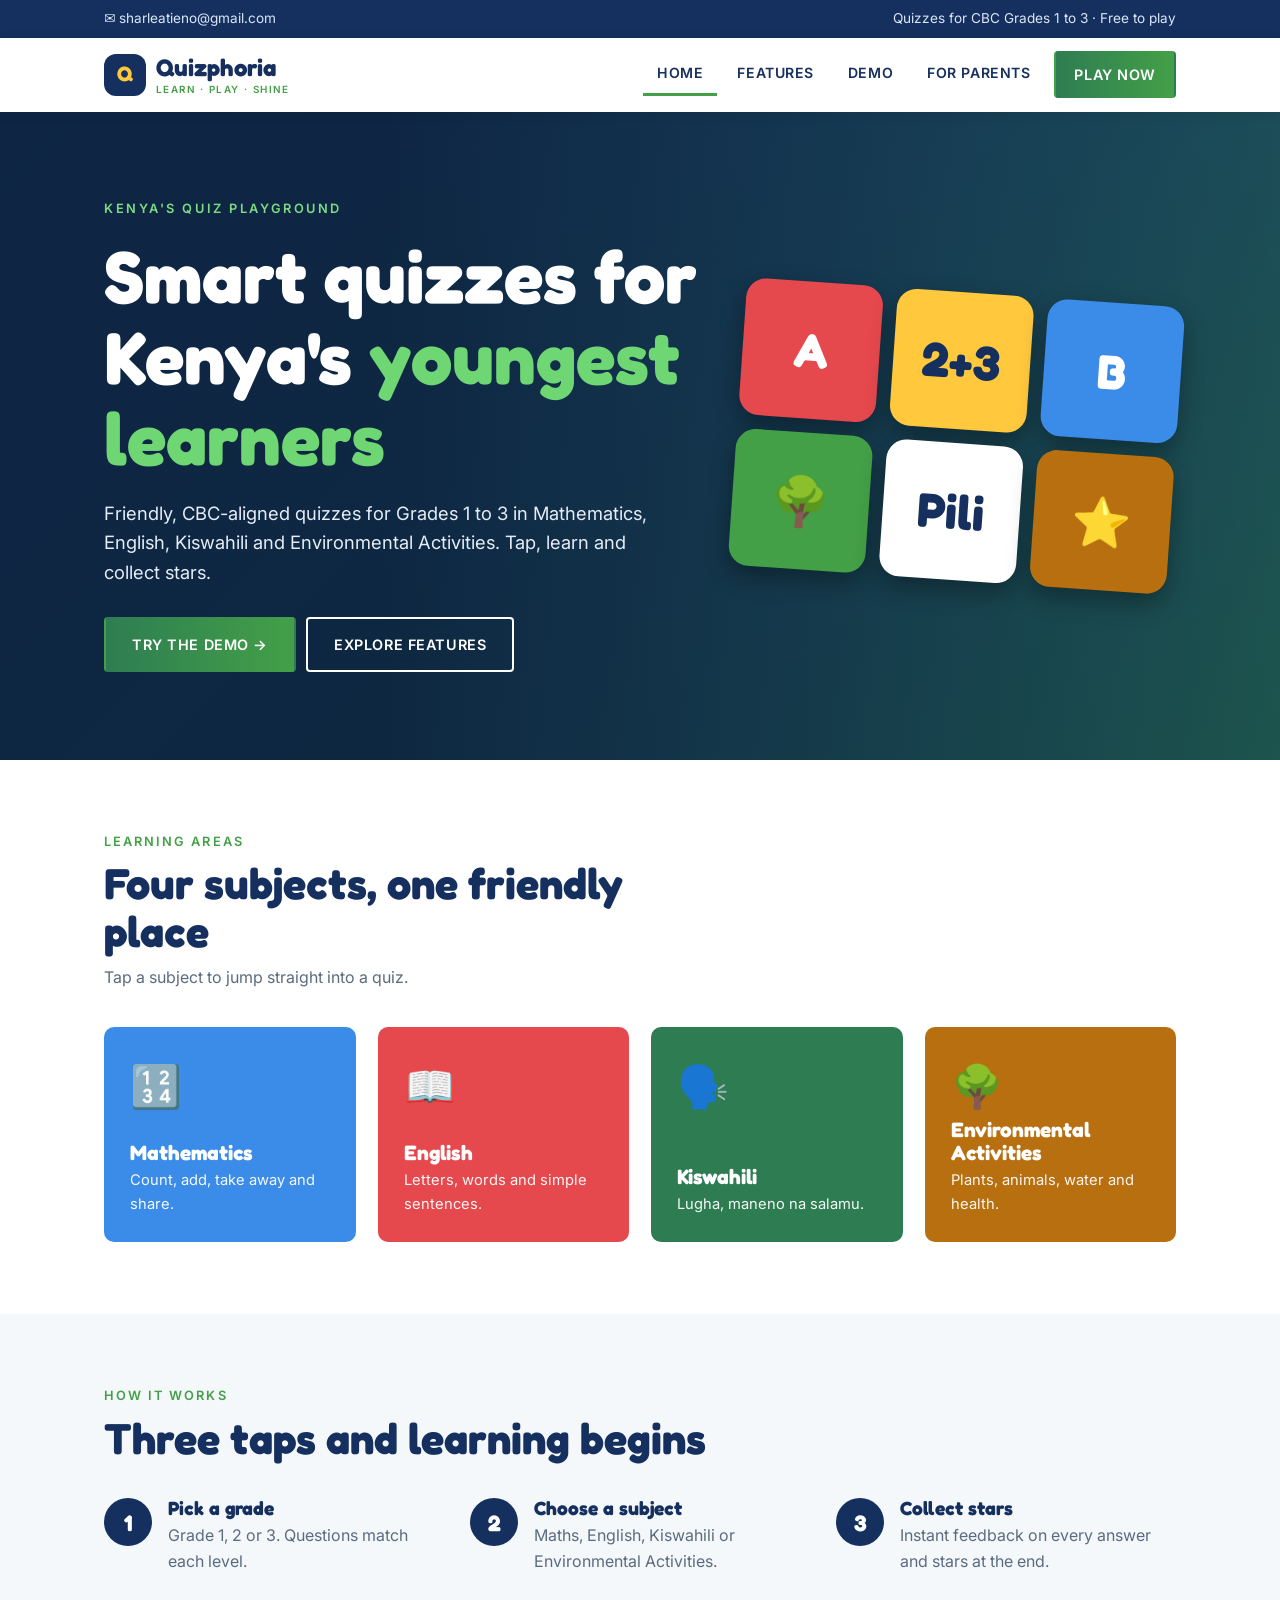
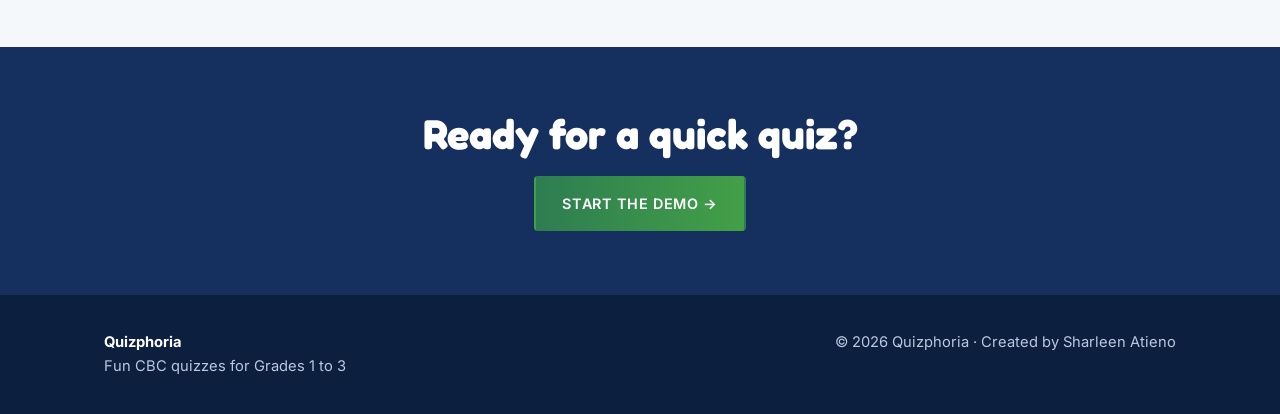
<file: public/index.html>
<!DOCTYPE html>
<html lang="en">
<head>
<meta charset="UTF-8">
<meta name="viewport" content="width=device-width, initial-scale=1">
<title>Quizphoria – Smart quizzes for Kenya's young learners</title>
<link href="https://fonts.googleapis.com/css2?family=Fredoka:wght@500;600;700&family=Inter:wght@400;500;600&display=swap" rel="stylesheet">
<style>
:root{--navy:#15305f;--navy2:#0c1f3f;--green:#43a047;--green2:#2e7d52;--sun:#ffc83d;--red:#e5484d;--sky:#3b8be8;--ink:#1b2a3d;--mute:#5b6b7f;--bg:#f5f8fb;--hero:linear-gradient(135deg,#2a5fa8,#2e8a5f)}
*{box-sizing:border-box}html{scroll-behavior:smooth}
body{margin:0;font-family:Inter,system-ui,sans-serif;color:var(--ink);background:#fff;line-height:1.6}
h1,h2,h3,.logo{font-family:Fredoka,system-ui,sans-serif;line-height:1.1;margin:0}
button{font:inherit;cursor:pointer}a{color:inherit}
:focus-visible{outline:3px solid var(--sky);outline-offset:3px}
.wrap{max-width:1120px;margin:auto;padding:0 24px}
.topbar{background:var(--navy);color:#dbe6f7;font-size:.85rem;padding:8px 0}.topbar .wrap{display:flex;justify-content:space-between;gap:10px;flex-wrap:wrap}
header{background:#fff;position:sticky;top:0;z-index:20;box-shadow:0 2px 12px #0001}
header .wrap{display:flex;align-items:center;justify-content:space-between;height:74px;gap:16px}
.logo{display:flex;align-items:center;gap:10px;text-decoration:none;color:var(--navy);font-size:1.5rem;font-weight:700}
.logo i{font-style:normal;display:grid;place-items:center;width:42px;height:42px;border-radius:12px;background:var(--navy);color:var(--sun);font-size:1.3rem}
.logo small{display:block;font:600 .62rem Inter;letter-spacing:.14em;color:var(--green);margin-top:2px}
nav{display:flex;align-items:center;gap:6px}
nav a{padding:8px 14px;font-weight:600;font-size:.88rem;letter-spacing:.04em;text-transform:uppercase;text-decoration:none;color:var(--navy);border-bottom:3px solid transparent}
nav a.on{border-color:var(--green)}nav a:hover{color:var(--green2)}
.btn{display:inline-flex;align-items:center;gap:8px;border:2px solid transparent;padding:14px 26px;font-weight:600;letter-spacing:.04em;text-transform:uppercase;font-size:.9rem;text-decoration:none;border-radius:4px}
.g{background:linear-gradient(90deg,var(--green2),var(--green));color:#fff}.w{border-color:#fff;color:#fff}.n{border-color:var(--navy);color:var(--navy)}
nav .btn{padding:10px 18px;margin-left:4px}nav .btn.g{color:#fff;border-bottom:2px solid transparent}
.menu{display:none;background:none;border:2px solid var(--navy);border-radius:6px;padding:6px 12px;color:var(--navy);font-weight:600}
.page{display:none}.page.on{display:block}
/* hero */
.hero{min-height:72vh;display:flex;align-items:center;color:#fff;background:linear-gradient(90deg,#0b1f3ae6 30%,#0b1f3a80),var(--hero);background-size:cover;background-position:center}
.hero .wrap{display:grid;grid-template-columns:1.15fr .85fr;gap:40px;align-items:center;padding-top:60px;padding-bottom:60px}
.kick{color:#7ddc82;font-weight:600;letter-spacing:.2em;font-size:.8rem;text-transform:uppercase;margin-bottom:16px}
.hero h1{font-size:clamp(2.5rem,6.5vw,4.6rem);font-weight:700}.hero h1 b{color:#6fd674}
.hero p{font-size:1.15rem;max-width:46ch;margin:20px 0 30px;color:#e5edf8}.hero .btn+.btn{margin-left:10px}
.tiles{display:grid;grid-template-columns:repeat(3,1fr);gap:14px;transform:rotate(4deg)}
.tiles span{aspect-ratio:1;display:grid;place-items:center;border-radius:20px;font:700 clamp(1.8rem,4vw,3rem) Fredoka;color:#fff;box-shadow:0 10px 24px #0005}
.tiles span:nth-child(1){background:var(--red)}.tiles span:nth-child(2){background:var(--sun);color:var(--navy)}.tiles span:nth-child(3){background:var(--sky)}
.tiles span:nth-child(4){background:var(--green)}.tiles span:nth-child(5){background:#fff;color:var(--navy)}.tiles span:nth-child(6){background:#b86f0f}
/* sections */
section.s{padding:72px 0}.alt{background:var(--bg)}
.head{max-width:620px;margin-bottom:36px}.head h2{font-size:clamp(1.9rem,4vw,2.7rem);color:var(--navy)}.head p{color:var(--mute);margin:10px 0 0}
.eyebrow{color:var(--green);font-weight:600;font-size:.8rem;letter-spacing:.16em;text-transform:uppercase;margin-bottom:8px}
.grid{display:grid;grid-template-columns:repeat(auto-fit,minmax(240px,1fr));gap:22px}
.sub{border:0;text-align:left;border-radius:10px;padding:26px;color:#fff;min-height:200px;display:flex;flex-direction:column;justify-content:space-between;font-family:inherit}
.sub .e{font-size:2.6rem}.sub h3{font-size:1.3rem}.sub p{margin:4px 0 0;font-size:.92rem;opacity:.95}.sub:hover{transform:translateY(-4px)}
.c1{background:var(--sky)}.c2{background:var(--red)}.c3{background:var(--green2)}.c4{background:#b86f0f}
.card{background:#fff;border:1px solid #e1e8f0;border-top:5px solid var(--green);padding:26px;border-radius:6px}
.card:nth-child(3n+2){border-top-color:var(--sky)}.card:nth-child(3n){border-top-color:var(--sun)}
.card h3{color:var(--navy);font-size:1.25rem;margin-bottom:6px}.card p{margin:0;color:var(--mute)}
.steps{display:grid;grid-template-columns:repeat(auto-fit,minmax(230px,1fr));gap:26px;counter-reset:s}
.step{counter-increment:s;padding-left:64px;position:relative}
.step:before{content:counter(s);position:absolute;left:0;top:0;width:48px;height:48px;border-radius:50%;background:var(--navy);color:#fff;display:grid;place-items:center;font:700 1.4rem Fredoka}
.step h3{color:var(--navy);font-size:1.2rem}.step p{margin:4px 0 0;color:var(--mute)}
.cta{background:var(--navy);color:#fff;text-align:center;padding:64px 24px}.cta h2{font-size:clamp(1.8rem,4vw,2.6rem);margin-bottom:20px}
/* demo */
.pgrades{display:flex;gap:12px;flex-wrap:wrap;margin:0 0 20px}
.grade{width:96px;height:96px;border:2px solid var(--navy);background:#fff;color:var(--navy);border-radius:12px;font-weight:600;line-height:1}
.grade b{display:block;font:700 2.4rem Fredoka}.grade span{font-size:.8rem}.grade[aria-pressed=true]{background:var(--navy);color:#fff}
#hint{font-weight:600;color:var(--navy);min-height:1.6em;margin:0 0 14px}
.pick{display:grid;grid-template-columns:repeat(auto-fit,minmax(190px,1fr));gap:12px}.pick .sub{min-height:76px;flex-direction:row;align-items:center;gap:12px;padding:14px 18px}.pick .sub .e{font-size:1.8rem}.pick h3{font-size:1.05rem}
#quiz{display:none;background:#fff;border:2px solid var(--navy);border-radius:14px;padding:28px;margin-top:28px;box-shadow:8px 8px 0 var(--navy)}
.top{display:flex;align-items:center;gap:12px;margin-bottom:14px}.bar{flex:1;height:12px;background:#e1e8f0;border-radius:9px;overflow:hidden}.bar i{display:block;height:100%;width:0;background:var(--green);transition:width .3s}
.back{background:none;border:2px solid var(--navy);color:var(--navy);border-radius:8px;padding:4px 12px}
#q{font:600 clamp(1.4rem,4vw,2rem) Fredoka;margin:12px 0 20px}
.opts{display:grid;grid-template-columns:repeat(auto-fit,minmax(150px,1fr));gap:12px}
.opt{padding:16px;border-radius:10px;border:2px solid var(--navy);background:#fff;color:var(--navy);font-weight:600;font-size:1.15rem}
.opt:hover:not(:disabled){background:var(--sun)}.opt.good{background:var(--green);color:#fff;border-color:var(--green)}.opt.bad{background:var(--red);color:#fff;border-color:var(--red)}
#fb{min-height:2em;font-weight:600;margin:14px 0 8px}
.next{background:var(--navy);color:#fff;border:0;border-radius:8px;padding:12px 26px;font-weight:600;display:none}
#end{text-align:center;display:none}#end .stars{font-size:2.6rem}
footer{background:var(--navy2);color:#b9c8df;padding:36px 0;font-size:.92rem}footer .wrap{display:flex;justify-content:space-between;gap:16px;flex-wrap:wrap}footer b{color:#fff}
@media (max-width:900px){.hero .wrap{grid-template-columns:1fr}.tiles{max-width:340px;transform:none}.menu{display:block}
 nav{display:none;position:absolute;left:0;right:0;top:74px;background:#fff;flex-direction:column;align-items:stretch;padding:12px 24px 20px;box-shadow:0 10px 20px #0002}nav.open{display:flex}.hero .btn+.btn{margin:10px 0 0}}
@media (prefers-reduced-motion:reduce){*{transition:none!important;scroll-behavior:auto!important}}
</style>
</head>
<body>
<div class="topbar"><div class="wrap"><span>✉ sharleatieno@gmail.com</span><span>Quizzes for CBC Grades 1 to 3 · Free to play</span></div></div>
<header><div class="wrap">
  <a class="logo" href="#home"><i>Q</i><div>Quizphoria<small>LEARN · PLAY · SHINE</small></div></a>
  <button class="menu" id="menu" aria-label="Open menu">Menu</button>
  <nav id="nav">
    <a href="#home" data-p="home">Home</a><a href="#features" data-p="features">Features</a><a href="#demo" data-p="demo">Demo</a><a href="#parents" data-p="parents">For Parents</a>
    <a class="btn g" href="#demo">Play now</a>
  </nav>
</div></header>

<!-- HOME -->
<main class="page" id="home">
  <div class="hero"><div class="wrap">
    <div>
      <div class="kick">Kenya's quiz playground</div>
      <h1>Smart quizzes for Kenya's <b>youngest learners</b></h1>
      <p>Friendly, CBC-aligned quizzes for Grades 1 to 3 in Mathematics, English, Kiswahili and Environmental Activities. Tap, learn and collect stars.</p>
      <a class="btn g" href="#demo">Try the demo →</a><a class="btn w" href="#features">Explore features</a>
    </div>
    <div class="tiles" aria-hidden="true"><span>A</span><span>2+3</span><span>B</span><span>🌳</span><span>Pili</span><span>⭐</span></div>
  </div></div>

  <section class="s"><div class="wrap">
    <div class="head"><div class="eyebrow">Learning areas</div><h2>Four subjects, one friendly place</h2><p>Tap a subject to jump straight into a quiz.</p></div>
    <div class="grid" id="homeAreas"></div>
  </div></section>

  <section class="s alt"><div class="wrap">
    <div class="head"><div class="eyebrow">How it works</div><h2>Three taps and learning begins</h2></div>
    <div class="steps">
      <div class="step"><h3>Pick a grade</h3><p>Grade 1, 2 or 3. Questions match each level.</p></div>
      <div class="step"><h3>Choose a subject</h3><p>Maths, English, Kiswahili or Environmental Activities.</p></div>
      <div class="step"><h3>Collect stars</h3><p>Instant feedback on every answer and stars at the end.</p></div>
    </div>
  </div></section>
  <div class="cta"><h2>Ready for a quick quiz?</h2><a class="btn g" href="#demo">Start the demo →</a></div>
</main>

<!-- FEATURES -->
<main class="page" id="features">
  <section class="s"><div class="wrap">
    <div class="head"><div class="eyebrow">Features</div><h2>Built for small learners and busy teachers</h2><p>Everything is designed to be quick, clear and encouraging.</p></div>
    <div class="grid">
      <div class="card"><h3>CBC-aligned content</h3><p>Questions are grouped by grade and learning area for Lower Primary.</p></div>
      <div class="card"><h3>Instant feedback</h3><p>The right answer shows in green straight away so children learn from every question.</p></div>
      <div class="card"><h3>Stars and rewards</h3><p>A star for every correct answer keeps young learners motivated.</p></div>
      <div class="card"><h3>Grade levels</h3><p>Grade 1, 2 and 3 each get their own questions, from counting to multiplying.</p></div>
      <div class="card"><h3>Phone friendly</h3><p>Big buttons and a layout that works on phones, tablets and computers.</p></div>
      <div class="card"><h3>No sign-up</h3><p>Open the page and play. No accounts, no ads and no personal details.</p></div>
    </div>
  </div></section>
  <div class="cta"><h2>See it in action</h2><a class="btn g" href="#demo">Try the demo →</a></div>
</main>

<!-- DEMO -->
<main class="page" id="demo">
  <section class="s"><div class="wrap">
    <div class="head"><div class="eyebrow">Interactive demo</div><h2>Choose your grade and subject</h2><p>Pick a grade first, then a subject to begin.</p></div>
    <div class="pgrades" id="gradeBtns"></div>
    <p id="hint"></p>
    <div class="pick grid" id="areaBtns"></div>
    <div id="quiz" aria-live="polite">
      <div class="top"><button class="back" id="back">Close</button><div class="bar"><i id="prog"></i></div><span id="count"></span></div>
      <div id="playbox"><div id="q"></div><div class="opts" id="opts"></div><div id="fb"></div><button class="next" id="next">Next question</button></div>
      <div id="end"><div class="stars" id="stars"></div><h2 id="msg"></h2><p id="sc"></p><button class="next" style="display:inline-block" id="again">Play again</button></div>
    </div>
  </div></section>
</main>

<!-- PARENTS -->
<main class="page" id="parents">
  <section class="s"><div class="wrap">
    <div class="head"><div class="eyebrow">For parents and teachers</div><h2>A safe place to practise</h2><p>Quizphoria supports learning at home and in class with short, focused quizzes.</p></div>
    <div class="grid">
      <div class="card"><h3>Grade 1</h3><p>Counting and adding small numbers, letter sounds, greetings in Kiswahili, pets, water and the sun.</p></div>
      <div class="card"><h3>Grade 2</h3><p>Adding and taking away, short sentences and opposites, days of the week and plants and animals.</p></div>
      <div class="card"><h3>Grade 3</h3><p>Multiplying and halves, past tense and plurals, everyday Kiswahili words, water sources and soil care.</p></div>
    </div>
  </div></section>
  <section class="s alt"><div class="wrap"><div class="head" style="margin:0"><div class="eyebrow">Get in touch</div><h2>Questions or feedback?</h2><p>Email sharleatieno@gmail.com. Teachers are welcome to suggest new questions.</p></div></div></section>
</main>

<footer><div class="wrap"><div><b>Quizphoria</b><br>Fun CBC quizzes for Grades 1 to 3</div><div>© 2026 Quizphoria · Created by Sharleen Atieno</div></div></footer>

<script>
const AREAS=[
 {id:'math',name:'Mathematics',emoji:'🔢',cls:'c1',sub:'Count, add, take away and share.'},
 {id:'eng',name:'English',emoji:'📖',cls:'c2',sub:'Letters, words and simple sentences.'},
 {id:'kis',name:'Kiswahili',emoji:'🗣️',cls:'c3',sub:'Lugha, maneno na salamu.'},
 {id:'env',name:'Environmental Activities',emoji:'🌳',cls:'c4',sub:'Plants, animals, water and health.'}
];
// [grade, question, options, index of correct option]
const Q={
 math:[[1,'🍎🍎🍎 + 🍎🍎 = ?',['4','5','6'],1],[1,'Which number is bigger: 7 or 4?',['7','4','Same'],0],[1,'What number comes after 9?',['8','10','11'],1],
  [2,'12 + 7 = ?',['18','19','20'],1],[2,'25 − 10 = ?',['15','35','14'],0],[2,'Count in 2s: 2, 4, 6, __',['7','8','9'],1],
  [3,'6 × 3 = ?',['12','18','21'],1],[3,'100 − 40 = ?',['60','50','70'],0],[3,'Half of 20 is?',['5','15','10'],2]],
 eng:[[1,'Which word starts with the letter b?',['ball','cat','sun'],0],[1,'I ___ a boy.',['is','am','are'],1],[1,'One cat, two ___',['cat','cats','cates'],1],
  [2,'She ___ to school.',['go','goes','going'],1],[2,'The opposite of big is?',['small','tall','long'],0],[2,'Which one is a place?',['run','blue','market'],2],
  [3,'Yesterday I ___ to the shop.',['walk','walked','walking'],1],[3,'Which word is a noun?',['table','run','quickly'],0],[3,'The plural of child is?',['childs','children','childes'],1]],
 kis:[[1,'Hujambo? Jibu ni:',['Sijambo','Kesho','Maji'],0],[1,'Jani lina rangi gani?',['Nyekundu','Kijani','Nyeusi'],1],[1,'Baba na mama ni:',['Wazazi','Walimu','Wageni'],0],
  [2,'Moja, mbili, ___',['nne','tatu','sita'],1],[2,'Siku baada ya Jumatatu ni:',['Jumanne','Jumapili','Ijumaa'],0],[2,'Wingi wa kitabu ni:',['kitabu','vitabu','mitabu'],1],
  [3,'Wingi wa mtoto ni:',['mtoto','vitoto','watoto'],2],[3,'Kinyume cha kubwa ni:',['ndogo','refu','pana'],0],[3,'Chakula kinachotengenezwa kwa unga wa mahindi:',['Ugali','Chai','Embe'],0]],
 env:[[1,'What gives us light in the day?',['Moon','Sun','Stars'],1],[1,'Which one is a pet?',['Lion','Dog','Elephant'],1],[1,'We drink clean ___',['water','soil','sand'],0],
  [2,'Plants need water and ___ to grow.',['sunlight','plastic','salt'],0],[2,'Which is a domestic animal?',['Cow','Zebra','Giraffe'],0],[2,'Before eating we wash our hands with soap and ___',['sand','water','oil'],1],
  [3,'Which is a source of water?',['River','Road','Roof tile'],0],[3,'Where do fish live?',['In water','In trees','Underground'],0],[3,'Cutting trees without planting new ones causes:',['Soil erosion','More rain','Clean air'],0]]
};
const $=id=>document.getElementById(id);
let grade=null,pending=null,items=[],i=0,score=0;

/* simple page router: #home #features #demo #parents */
function route(){
  const p=(location.hash||'#home').slice(1);const page=$(p)?p:'home';
  document.querySelectorAll('.page').forEach(s=>s.classList.toggle('on',s.id===page));
  document.querySelectorAll('nav a[data-p]').forEach(a=>a.classList.toggle('on',a.dataset.p===page));
  $('nav').classList.remove('open');window.scrollTo(0,0);
}
addEventListener('hashchange',route);route();
$('menu').onclick=()=>$('nav').classList.toggle('open');

function areaBtn(a,parent,showSub,cb){
  const b=document.createElement('button');b.className='sub '+a.cls;
  b.innerHTML=`<span class="e">${a.emoji}</span><div><h3>${a.name}</h3>${showSub?`<p>${a.sub}</p>`:''}</div>`;
  b.onclick=()=>cb(a);parent.append(b);
}
AREAS.forEach(a=>areaBtn(a,$('homeAreas'),true,a=>{pending=a;
  $('hint').textContent=`${a.name} chosen. Now tap your grade.`;location.hash='demo'}));
AREAS.forEach(a=>areaBtn(a,$('areaBtns'),false,a=>{pending=a;
  if(grade)start(a);else $('hint').textContent='First tap your grade above 👆'}));
[1,2,3].forEach(g=>{
  const b=document.createElement('button');b.className='grade';b.setAttribute('aria-pressed','false');
  b.innerHTML=`<span>Grade</span><b>${g}</b>`;
  b.onclick=()=>{grade=g;document.querySelectorAll('.grade').forEach(x=>x.setAttribute('aria-pressed',x===b));
    if(pending)start(pending);else{$('hint').textContent=`Grade ${g}: now choose a subject.`;stop()}};
  $('gradeBtns').append(b);
});
function stop(){$('quiz').style.display='none'}
function start(a){
  items=Q[a.id].filter(q=>q[0]===grade);i=0;score=0;$('hint').textContent=`${a.name} · Grade ${grade}`;
  $('end').style.display='none';$('playbox').style.display='block';$('quiz').style.display='block';
  $('back').onclick=stop;$('again').onclick=()=>start(a);show();$('quiz').scrollIntoView({behavior:'smooth',block:'center'});
}
function show(){
  const [,q,o]=items[i];$('q').textContent=q;$('fb').textContent='';$('next').style.display='none';
  $('count').textContent=`${i+1}/${items.length}`;$('prog').style.width=(i/items.length*100)+'%';$('opts').innerHTML='';
  o.forEach((t,k)=>{const b=document.createElement('button');b.className='opt';b.textContent=t;b.onclick=()=>pick(k);$('opts').append(b)});
}
function pick(k){
  const c=items[i][3],bs=[...document.querySelectorAll('.opt')];
  bs.forEach(b=>b.disabled=true);bs[c].classList.add('good');
  if(k===c){score++;$('fb').textContent='⭐ Correct! Well done!'}else{bs[k].classList.add('bad');$('fb').textContent='Not this time. The green answer is correct.'}
  $('next').style.display='inline-block';$('next').textContent=i===items.length-1?'See my stars':'Next question';
  $('next').onclick=()=>{i++;i<items.length?show():finish()};$('next').focus();
}
function finish(){
  $('prog').style.width='100%';$('playbox').style.display='none';$('end').style.display='block';
  $('stars').textContent='⭐'.repeat(score)+'☆'.repeat(items.length-score);
  $('msg').textContent=score===items.length?'Super job!':score>0?'Good try!':'Keep practising!';
  $('sc').textContent=`You got ${score} out of ${items.length}.`;
}
</script>
</body>
</html>
</file>
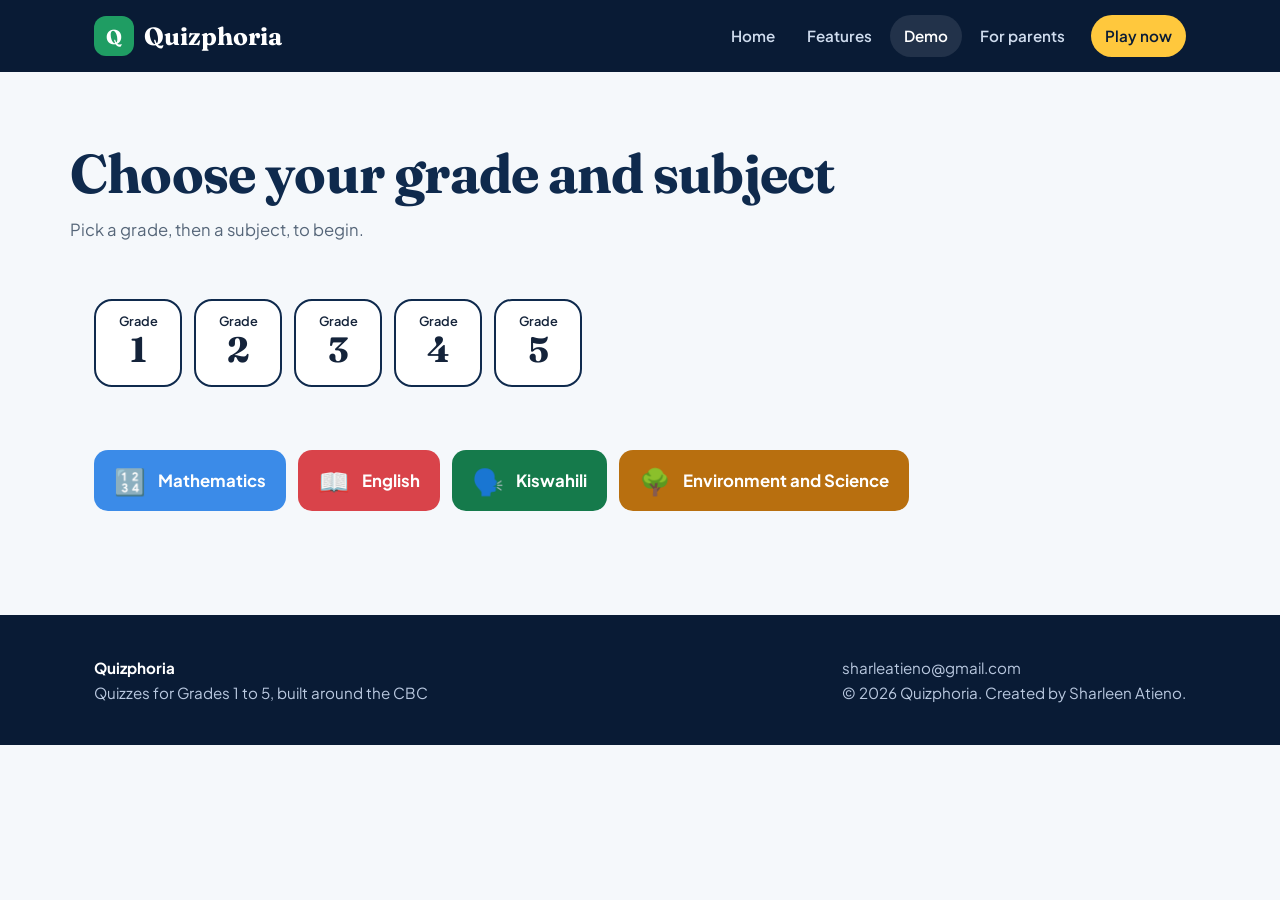
<file: public/demo.html>
<!DOCTYPE html>
<html lang="en"><head><meta charset="utf-8"><meta name="viewport" content="width=device-width, initial-scale=1">
<title>Demo | Quizphoria</title>
<link rel="stylesheet" href="https://fonts.googleapis.com/css2?family=Fraunces:opsz,wght@9..144,600;9..144,700&family=Plus+Jakarta+Sans:wght@400;600;700&display=swap">
<link rel="stylesheet" href="quizphoria.css"></head><body>
<header class="nav"><div class="w"><a class="brand" href="index.html"><i>Q</i>Quizphoria</a>
<button class="menu" aria-expanded="false" aria-controls="links">Menu</button>
<nav id="links"><a href="index.html">Home</a><a href="features.html">Features</a><a href="demo.html" aria-current="page">Demo</a><a href="parents.html">For parents</a><a class="play" href="demo.html">Play now</a></nav></div></header>
<main><div class="w pg"><h1>Choose your grade and subject</h1><p>Pick a grade, then a subject, to begin.</p></div>
<section style="padding-top:32px"><div class="w">
<div class="opts-row" id="grades"></div><p id="hint"></p><div class="opts-row" id="areas"></div>
<div id="quiz" aria-live="polite"><div class="top"><button class="back" id="back">Close</button><div class="bar"><i id="prog"></i></div><span id="count"></span></div>
<div id="play"><div id="q"></div><div class="opts" id="opts"></div><div id="fb"></div></div>
<div id="end"><div class="stars" id="stars"></div><h2 id="msg"></h2><p id="sc"></p><button class="btn dark" id="again">Play again</button></div></div>
</div></section></main>
<footer><div class="w"><div><b>Quizphoria</b><br>Quizzes for Grades 1 to 5, built around the CBC</div>
<div>sharleatieno@gmail.com<br>© 2026 Quizphoria. Created by Sharleen Atieno.</div></div></footer>
<script src="questions-data.js"></script><script src="app.js"></script></body></html>
</file>
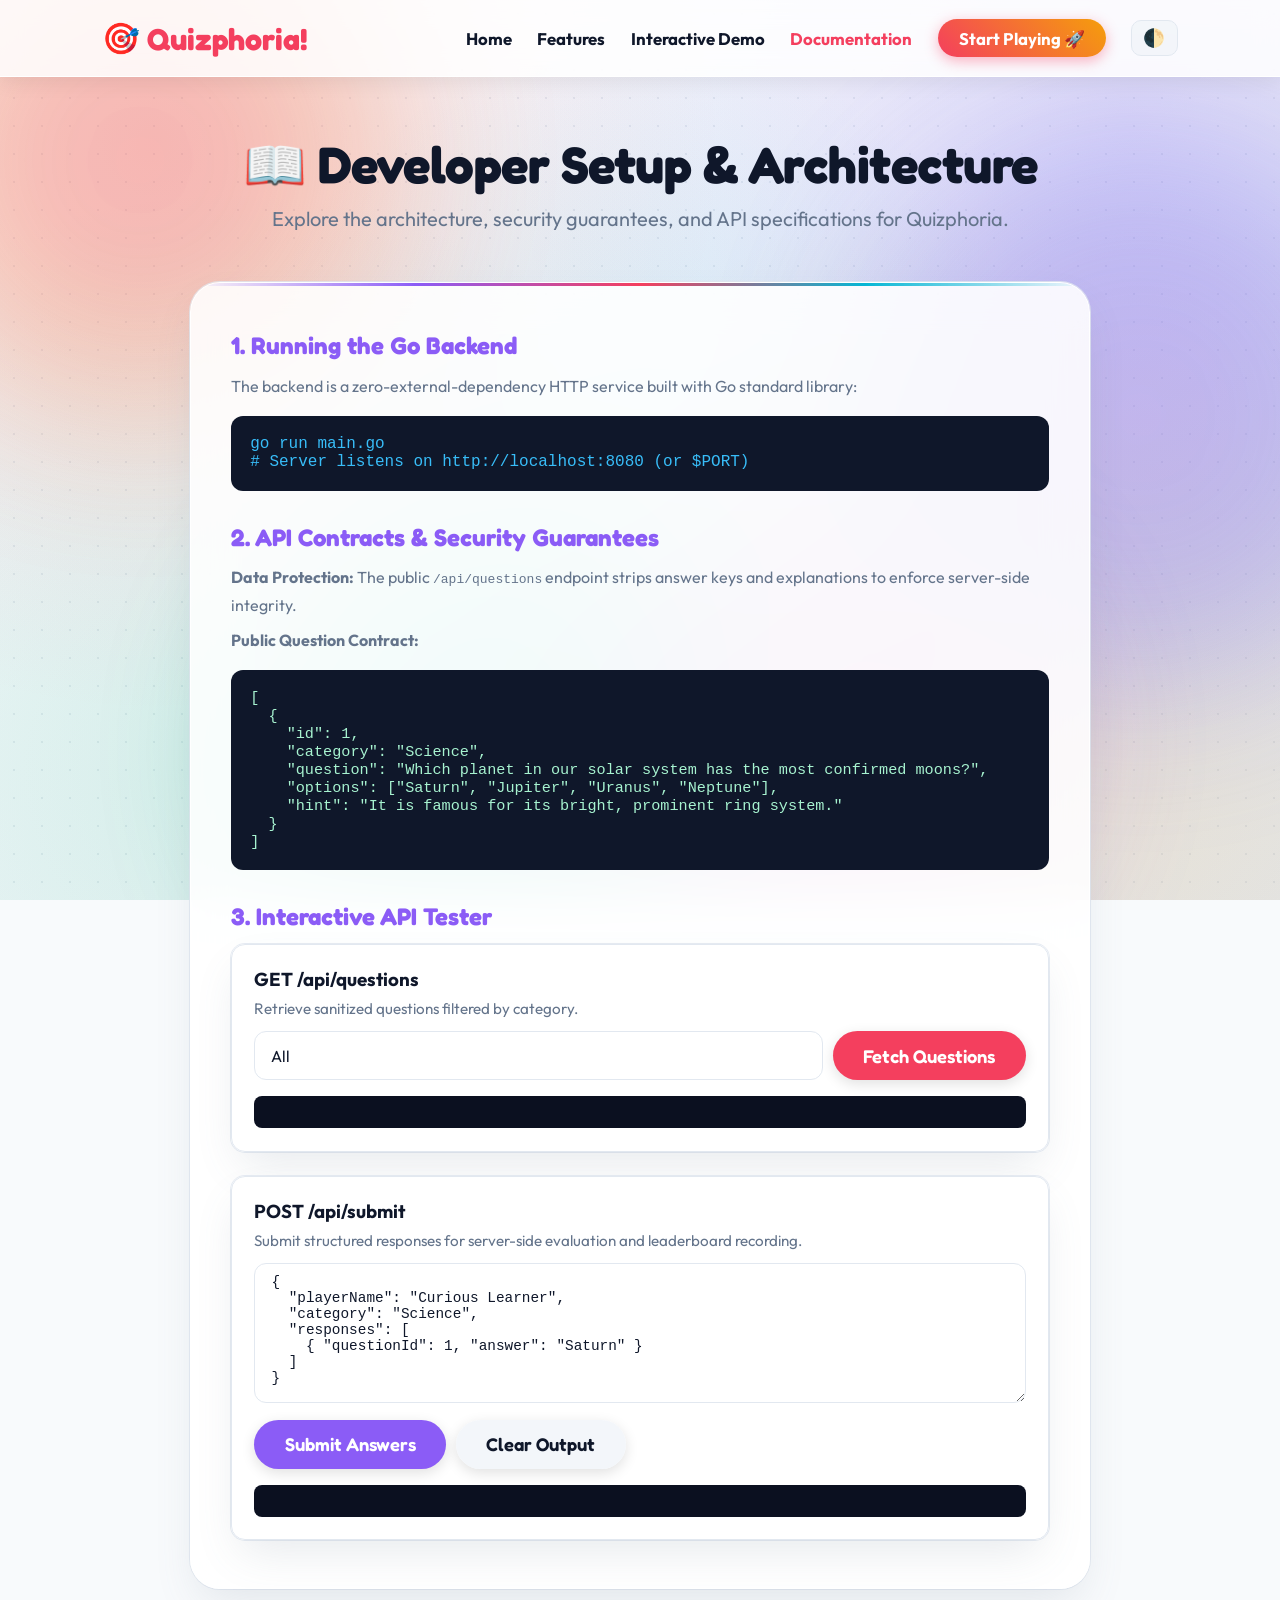
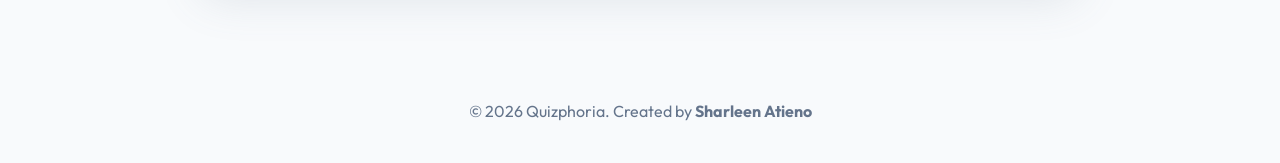
<file: public/docs.html>
<!DOCTYPE html>
<html lang="en">
<head>
  <meta charset="UTF-8">
  <meta name="viewport" content="width=device-width, initial-scale=1.0">
  <title>Quizphoria | Developer Documentation</title>
  <link rel="stylesheet" href="style.css">
</head>
<body>

  <nav class="navbar" role="navigation" aria-label="Main Navigation">
    <a href="index.html" class="logo"><span class="mascot">🎯</span> Quizphoria!</a>
    <ul class="nav-links">
      <li><a href="index.html">Home</a></li>
      <li><a href="features.html">Features</a></li>
      <li><a href="demo.html">Interactive Demo</a></li>
      <li><a href="docs.html" class="active">Documentation</a></li>
      <li><a href="demo.html" class="btn-nav">Start Playing 🚀</a></li>
      <li><button class="theme-toggle-btn theme-toggle" title="Toggle theme" aria-label="Toggle color theme">🌓</button></li>
    </ul>
  </nav>

  <main class="page-container">
    <header class="page-header">
      <h1>📖 Developer Setup & Architecture</h1>
      <p>Explore the architecture, security guarantees, and API specifications for Quizphoria.</p>
    </header>

    <div class="quiz-wrapper" style="max-width: 900px; text-align: left;">
      <h2 style="font-family: 'Fredoka', sans-serif; color: var(--primary-purple); margin-bottom: 0.8rem;">1. Running the Go Backend</h2>
      <p style="color: var(--text-muted); line-height: 1.7; margin-bottom: 1rem;">The backend is a zero-external-dependency HTTP service built with Go standard library:</p>
      <pre style="background: #0f172a; color: #38bdf8; padding: 1.2rem; border-radius: 12px; margin-bottom: 2rem; font-size: 1rem; overflow-x: auto;"><code>go run main.go
# Server listens on http://localhost:8080 (or $PORT)</code></pre>

      <h2 style="font-family: 'Fredoka', sans-serif; color: var(--primary-purple); margin-bottom: 0.8rem;">2. API Contracts & Security Guarantees</h2>
      <p style="color: var(--text-muted); line-height: 1.7; margin-bottom: 0.5rem;">
        <strong>Data Protection:</strong> The public <code>/api/questions</code> endpoint strips answer keys and explanations to enforce server-side integrity.
      </p>
      <p style="color: var(--text-muted); line-height: 1.7; margin-bottom: 1rem;">
        <strong>Public Question Contract:</strong>
      </p>
      <pre style="background: #0f172a; color: #a7f3d0; padding: 1.2rem; border-radius: 12px; font-size: 0.95rem; margin-bottom: 2rem; overflow-x: auto;"><code>[
  {
    "id": 1,
    "category": "Science",
    "question": "Which planet in our solar system has the most confirmed moons?",
    "options": ["Saturn", "Jupiter", "Uranus", "Neptune"],
    "hint": "It is famous for its bright, prominent ring system."
  }
]</code></pre>

      <h2 style="font-family: 'Fredoka', sans-serif; color: var(--primary-purple); margin-bottom: 0.8rem;">3. Interactive API Tester</h2>
      
      <div class="api-box" style="margin-bottom: 1.5rem;">
        <h3 style="margin-bottom: 0.5rem;">GET /api/questions</h3>
        <p style="color:var(--text-muted); font-size: 0.95rem; margin-bottom: 0.8rem;">Retrieve sanitized questions filtered by category.</p>
        <div style="display: flex; gap: 0.6rem; flex-wrap: wrap;">
          <input id="api-category" placeholder="Category (e.g. Science, Math, or All)" style="flex: 1; min-width: 200px;" value="All" />
          <button id="btn-fetch" class="btn btn-pink">Fetch Questions</button>
        </div>
        <pre id="api-questions" style="margin-top: 1rem; max-height: 250px; overflow: auto; background: #0b1020; color: #c7f9e3; padding: 1rem; border-radius: 8px; font-size: 0.9rem;"></pre>
      </div>

      <div class="api-box">
        <h3 style="margin-bottom: 0.5rem;">POST /api/submit</h3>
        <p style="color:var(--text-muted); font-size: 0.95rem; margin-bottom: 0.8rem;">Submit structured responses for server-side evaluation and leaderboard recording.</p>
        <textarea id="api-payload" style="width: 100%; height: 140px; font-family: monospace; font-size: 0.9rem;">{
  "playerName": "Curious Learner",
  "category": "Science",
  "responses": [
    { "questionId": 1, "answer": "Saturn" }
  ]
}</textarea>
        <div style="display: flex; gap: 0.6rem; margin-top: 0.8rem;">
          <button id="btn-submit-api" class="btn btn-purple">Submit Answers</button>
          <button id="btn-clear" class="btn" style="background: var(--surface-muted); color: var(--text-main);">Clear Output</button>
        </div>
        <pre id="api-response" style="margin-top: 1rem; max-height: 260px; overflow: auto; background: #0b1020; color: #fef3c7; padding: 1rem; border-radius: 8px; font-size: 0.9rem;"></pre>
      </div>
    </div>
  </main>

  <footer class="footer">
    <p>&copy; 2026 Quizphoria. Created by <strong>Sharleen Atieno</strong></p>
  </footer>

  <script src="ui.js"></script>
  <script>
    // Documentation interactive behavior
    const btnFetch = document.getElementById('btn-fetch');
    if (btnFetch) {
      btnFetch.addEventListener('click', async () => {
        const cat = document.getElementById('api-category').value.trim() || 'All';
        const display = document.getElementById('api-questions');
        display.textContent = 'Loading...';
        try {
          const res = await fetch('/api/questions?category=' + encodeURIComponent(cat));
          if (!res.ok) throw new Error(`HTTP ${res.status}`);
          const data = await res.json();
          display.textContent = JSON.stringify(data, null, 2);
        } catch (e) {
          display.textContent = 'Error: ' + e.message;
        }
      });
    }

    const btnSubmit = document.getElementById('btn-submit-api');
    if (btnSubmit) {
      btnSubmit.addEventListener('click', async () => {
        const raw = document.getElementById('api-payload').value;
        const display = document.getElementById('api-response');
        display.textContent = 'Submitting...';
        try {
          const payload = JSON.parse(raw);
          const res = await fetch('/api/submit', {
            method: 'POST',
            headers: { 'Content-Type': 'application/json' },
            body: JSON.stringify(payload)
          });
          const data = await res.json();
          display.textContent = JSON.stringify(data, null, 2);
        } catch (e) {
          display.textContent = 'Error: ' + e.message;
        }
      });
    }

    const btnClear = document.getElementById('btn-clear');
    if (btnClear) {
      btnClear.addEventListener('click', () => {
        document.getElementById('api-response').textContent = '';
      });
    }
  </script>
</body>
</html>
</file>
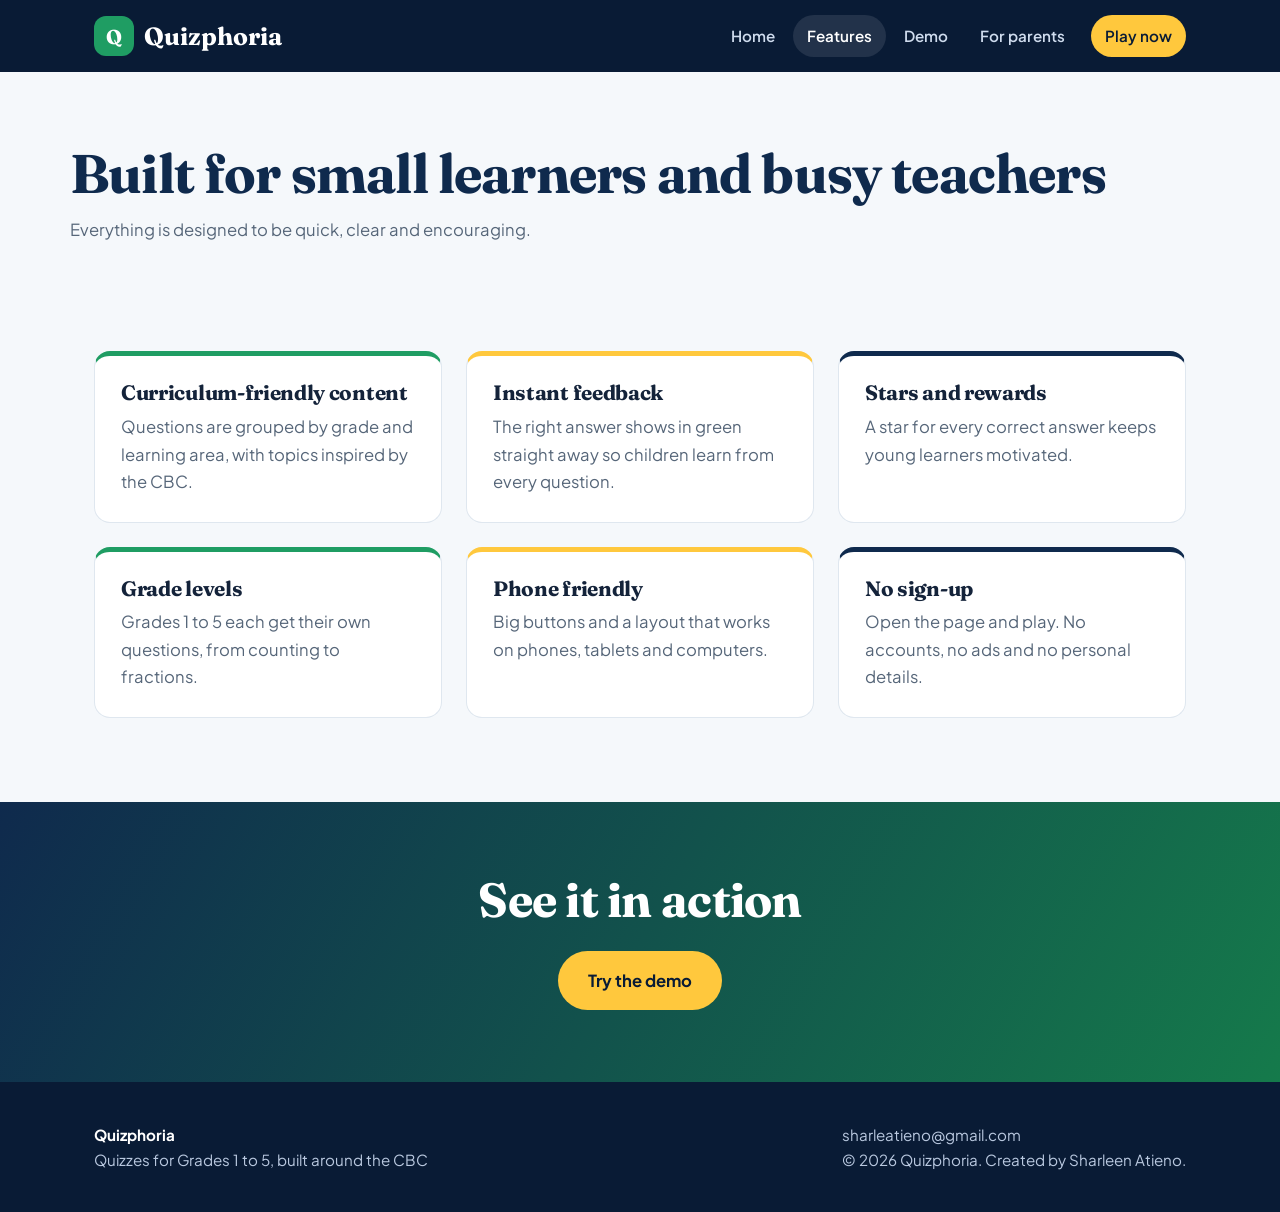
<file: public/features.html>
<!DOCTYPE html>
<html lang="en"><head><meta charset="utf-8"><meta name="viewport" content="width=device-width, initial-scale=1">
<title>Features | Quizphoria</title>
<link rel="stylesheet" href="https://fonts.googleapis.com/css2?family=Fraunces:opsz,wght@9..144,600;9..144,700&family=Plus+Jakarta+Sans:wght@400;600;700&display=swap">
<link rel="stylesheet" href="quizphoria.css"></head><body>
<header class="nav"><div class="w"><a class="brand" href="index.html"><i>Q</i>Quizphoria</a>
<button class="menu" aria-expanded="false" aria-controls="links">Menu</button>
<nav id="links"><a href="index.html">Home</a><a href="features.html" aria-current="page">Features</a><a href="demo.html">Demo</a><a href="parents.html">For parents</a><a class="play" href="demo.html">Play now</a></nav></div></header>
<main><div class="w pg"><h1>Built for small learners and busy teachers</h1><p>Everything is designed to be quick, clear and encouraging.</p></div>
<section><div class="w"><div class="grid">
<div class="card"><h3>Curriculum-friendly content</h3><p>Questions are grouped by grade and learning area, with topics inspired by the CBC.</p></div>
<div class="card"><h3>Instant feedback</h3><p>The right answer shows in green straight away so children learn from every question.</p></div>
<div class="card"><h3>Stars and rewards</h3><p>A star for every correct answer keeps young learners motivated.</p></div>
<div class="card"><h3>Grade levels</h3><p>Grades 1 to 5 each get their own questions, from counting to fractions.</p></div>
<div class="card"><h3>Phone friendly</h3><p>Big buttons and a layout that works on phones, tablets and computers.</p></div>
<div class="card"><h3>No sign-up</h3><p>Open the page and play. No accounts, no ads and no personal details.</p></div>
</div></div></section>
<div class="band"><h2>See it in action</h2><a class="btn go" href="demo.html">Try the demo</a></div></main>
<footer><div class="w"><div><b>Quizphoria</b><br>Quizzes for Grades 1 to 5, built around the CBC</div>
<div>sharleatieno@gmail.com<br>© 2026 Quizphoria. Created by Sharleen Atieno.</div></div></footer>
<script src="app.js"></script></body></html>
</file>
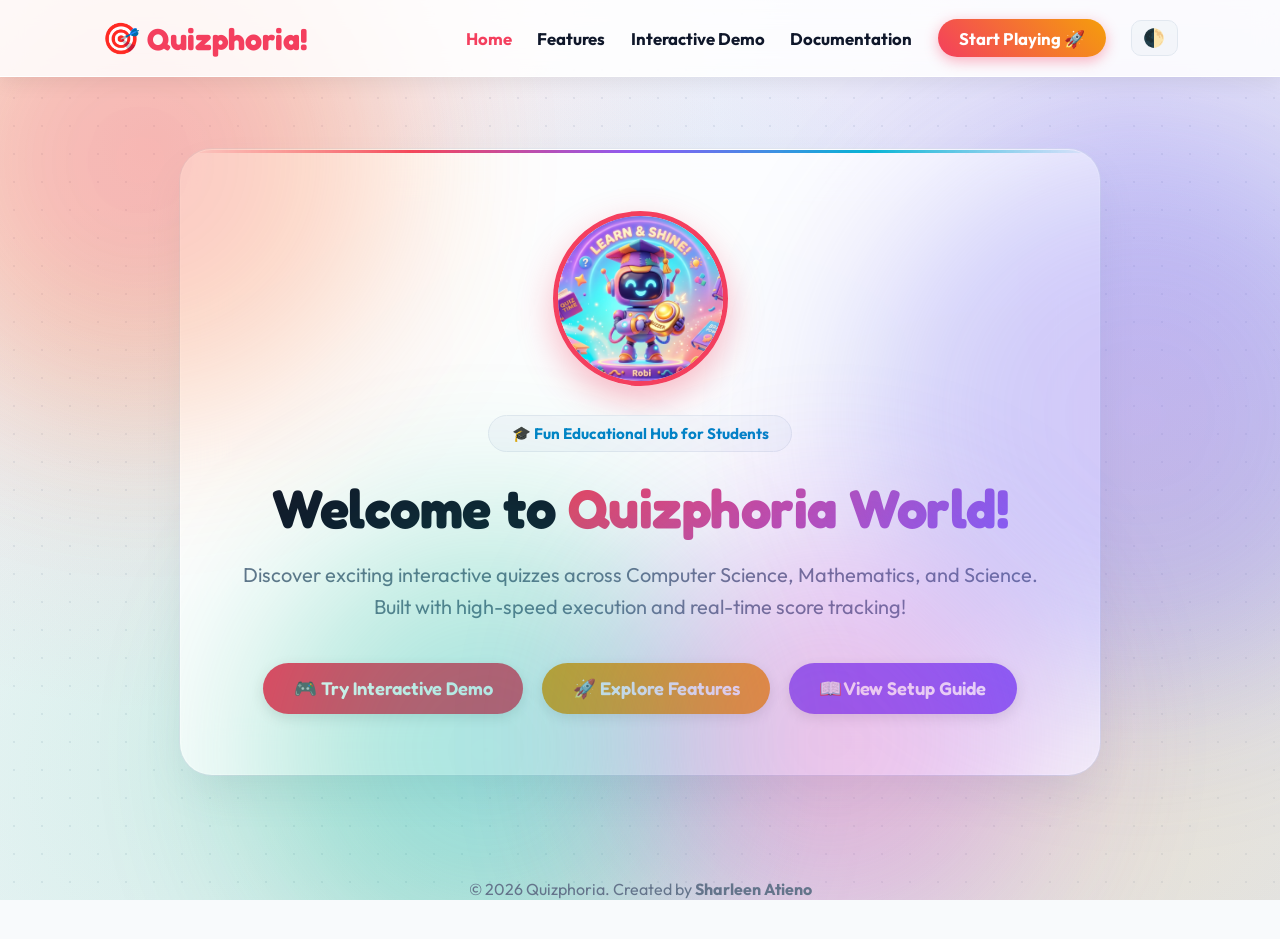
<file: public/index-old.html>
<!DOCTYPE html>
<html lang="en">
<head>
  <meta charset="UTF-8">
  <meta name="viewport" content="width=device-width, initial-scale=1.0">
  <title>Quizphoria | Supercharging Student Learning</title>
  <link rel="stylesheet" href="style.css">
</head>
<body>

  <nav class="navbar">
    <a href="index.html" class="logo"><span class="mascot">🎯</span> Quizphoria!</a>
    <ul class="nav-links">
      <li><a href="index.html" class="active">Home</a></li>
      <li><a href="features.html">Features</a></li>
      <li><a href="demo.html">Interactive Demo</a></li>
      <li><a href="docs.html">Documentation</a></li>
      <li><a href="demo.html" class="btn-nav">Start Playing 🚀</a></li>
      <li><button class="theme-toggle-btn theme-toggle" title="Toggle theme">🌓</button></li>
    </ul>
  </nav>

  <header class="hero">
    <div class="hero-card">
      <div class="hero-mascot-wrapper">
        <img src="images/hero_mascot.jpg" alt="Quizphoria Robot Mascot" class="hero-mascot-img">
      </div>
      <span class="hero-badge">🎓 Fun Educational Hub for Students</span>
      <h1>Welcome to <span class="sparkle">Quizphoria World!</span></h1>
      <p>Discover exciting interactive quizzes across Computer Science, Mathematics, and Science. Built with high-speed execution and real-time score tracking!</p>
      
      <div class="btn-group">
        <a href="demo.html" class="btn btn-pink">🎮 Try Interactive Demo</a>
        <a href="features.html" class="btn btn-yellow">🚀 Explore Features</a>
        <a href="docs.html" class="btn btn-purple">📖 View Setup Guide</a>
      </div>
    </div>
  </header>

  <footer class="footer">
    <p>&copy; 2026 Quizphoria. Created by <strong>Sharleen Atieno</strong></p>
  </footer>

  <script src="ui.js"></script>
</body>
</html>
</file>
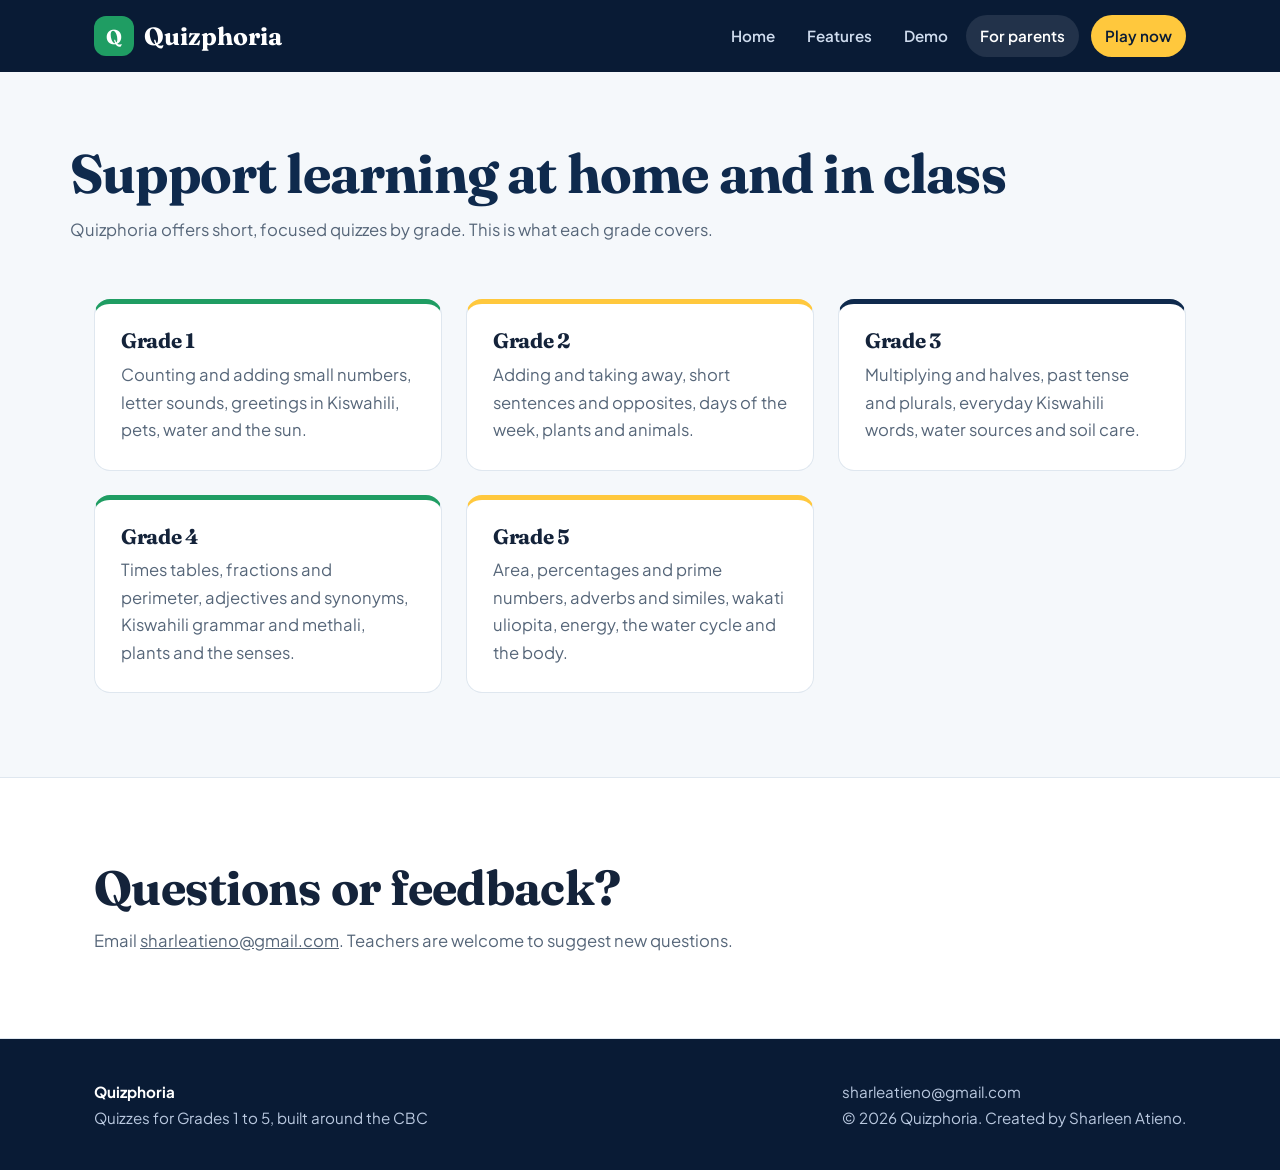
<file: public/parents.html>
<!DOCTYPE html>
<html lang="en"><head><meta charset="utf-8"><meta name="viewport" content="width=device-width, initial-scale=1">
<title>For parents | Quizphoria</title>
<link rel="stylesheet" href="https://fonts.googleapis.com/css2?family=Fraunces:opsz,wght@9..144,600;9..144,700&family=Plus+Jakarta+Sans:wght@400;600;700&display=swap">
<link rel="stylesheet" href="quizphoria.css"></head><body>
<header class="nav"><div class="w"><a class="brand" href="index.html"><i>Q</i>Quizphoria</a>
<button class="menu" aria-expanded="false" aria-controls="links">Menu</button>
<nav id="links"><a href="index.html">Home</a><a href="features.html">Features</a><a href="demo.html">Demo</a><a href="parents.html" aria-current="page">For parents</a><a class="play" href="demo.html">Play now</a></nav></div></header>
<main><div class="w pg"><h1>Support learning at home and in class</h1><p>Quizphoria offers short, focused quizzes by grade. This is what each grade covers.</p></div>
<section style="padding-top:32px"><div class="w"><div class="grid">
<div class="card"><h3>Grade 1</h3><p>Counting and adding small numbers, letter sounds, greetings in Kiswahili, pets, water and the sun.</p></div>
<div class="card"><h3>Grade 2</h3><p>Adding and taking away, short sentences and opposites, days of the week, plants and animals.</p></div>
<div class="card"><h3>Grade 3</h3><p>Multiplying and halves, past tense and plurals, everyday Kiswahili words, water sources and soil care.</p></div>
<div class="card"><h3>Grade 4</h3><p>Times tables, fractions and perimeter, adjectives and synonyms, Kiswahili grammar and methali, plants and the senses.</p></div>
<div class="card"><h3>Grade 5</h3><p>Area, percentages and prime numbers, adverbs and similes, wakati uliopita, energy, the water cycle and the body.</p></div>
</div></div></section>
<section class="alt"><div class="w"><div class="head" style="margin:0"><h2>Questions or feedback?</h2><p>Email <a href="mailto:sharleatieno@gmail.com">sharleatieno@gmail.com</a>. Teachers are welcome to suggest new questions.</p></div></div></section></main>
<footer><div class="w"><div><b>Quizphoria</b><br>Quizzes for Grades 1 to 5, built around the CBC</div>
<div>sharleatieno@gmail.com<br>© 2026 Quizphoria. Created by Sharleen Atieno.</div></div></footer>
<script src="app.js"></script></body></html>
</file>
<file: public/quizphoria.css>
:root{--navy:#0f2a4d;--deep:#091b35;--green:#1f9d63;--green2:#157a4b;--mint:#e5f4ec;--sun:#ffc83d;--ink:#14233a;--mute:#566679;--bg:#f5f8fb;--card:#fff;--line:#dfe7ef;--head:"Fraunces",Georgia,serif;--body:"Plus Jakarta Sans",system-ui,sans-serif}
@media(prefers-color-scheme:dark){:root{--bg:#0b1830;--card:#122440;--ink:#e8eef7;--mute:#a7b6cb;--line:#274064;--mint:#123326}}
*{box-sizing:border-box}html{scroll-behavior:smooth}
body{margin:0;font:400 1.04rem/1.65 var(--body);color:var(--ink);background:var(--bg)}
h1,h2,h3{font-family:var(--head);line-height:1.1;margin:0;letter-spacing:-.015em}
a{color:inherit}img{max-width:100%;display:block}
:focus-visible{outline:3px solid var(--sun);outline-offset:3px}
.w{max-width:1140px;margin:0 auto;padding:0 24px}
.nav{background:var(--deep);position:sticky;top:0;z-index:30}
.nav .w{display:flex;align-items:center;justify-content:space-between;height:72px;gap:16px}
.brand{display:flex;align-items:center;gap:10px;font:700 1.55rem var(--head);color:#fff;text-decoration:none}
.brand i{display:grid;place-items:center;width:40px;height:40px;border-radius:12px;background:var(--green);color:#fff;font-style:normal;font-size:1.25rem}
.nav nav{display:flex;align-items:center;gap:4px}
.nav nav a{color:#cfdcee;text-decoration:none;font-weight:600;font-size:.95rem;padding:8px 14px;border-radius:999px}
.nav nav a:hover,.nav nav a[aria-current]{background:#ffffff1a;color:#fff}
.nav nav a.play{background:var(--sun);color:var(--deep);margin-left:8px}
.menu{display:none;background:none;border:1px solid #5b7396;color:#fff;border-radius:8px;padding:6px 14px;font:600 .95rem var(--body)}
.btn{display:inline-block;padding:14px 28px;border-radius:999px;font-weight:700;text-decoration:none;border:2px solid transparent;transition:transform .2s}
.btn:hover{transform:translateY(-2px)}
.btn.go{background:var(--sun);color:var(--deep)}.btn.line{border-color:#ffffff66;color:#fff}.btn.dark{background:var(--navy);color:#fff}
.hero{background:radial-gradient(900px 500px at 85% 20%,#1f9d6355,transparent 60%),linear-gradient(160deg,var(--navy),var(--deep));color:#fff;overflow:hidden}
.hero .w{display:grid;grid-template-columns:1.1fr .9fr;gap:56px;align-items:center;padding-top:72px;padding-bottom:84px}
.hero h1{font-size:clamp(2.6rem,6vw,4.5rem);font-weight:700}
.hero p{font-size:1.18rem;color:#d3e0f1;max-width:34em;margin:22px 0 32px}
.hero .btn+.btn{margin-left:10px}
.hero .txt{animation:rise .8s ease backwards}
@keyframes rise{from{opacity:0;transform:translateY(22px)}to{opacity:1;transform:none}}
.arch{position:relative;border-radius:260px 260px 28px 28px;overflow:hidden;aspect-ratio:4/5;max-width:420px;margin-left:auto;border:6px solid #ffffff22;box-shadow:0 30px 60px #0007;background:var(--green2)}
.arch img{width:100%;height:100%;object-fit:cover}
.chip{position:absolute;background:var(--card);color:var(--ink);border-radius:14px;padding:10px 16px;font-weight:700;font-size:.92rem;box-shadow:0 10px 24px #0004}
.chip.a{left:-8px;bottom:70px}.chip.b{right:-6px;top:110px}
.hero .fig{position:relative;max-width:420px;margin-left:auto}
.stats{background:var(--card);border-bottom:1px solid var(--line)}
.stats .w{display:grid;grid-template-columns:repeat(4,1fr);text-align:center;padding-top:30px;padding-bottom:30px}
.stats b{display:block;font:700 2.4rem var(--head);color:var(--green)}.stats span{color:var(--mute);font-size:.95rem}
section{padding:84px 0}.alt{background:var(--card);border-block:1px solid var(--line)}
.head{max-width:640px;margin-bottom:44px}.head h2{font-size:clamp(2rem,4vw,3rem)}.head p{color:var(--mute);margin:12px 0 0}
.grid{display:grid;grid-template-columns:repeat(auto-fit,minmax(260px,1fr));gap:24px}
.area{background:var(--card);border:1px solid var(--line);border-radius:22px;overflow:hidden;text-decoration:none;transition:transform .25s,box-shadow .25s}
.area:hover{transform:translateY(-6px);box-shadow:0 18px 36px #0a1c3622}
.area img{height:200px;width:100%;object-fit:cover}
.area div{padding:22px 24px 26px}.area h3{font-size:1.45rem}.area p{margin:6px 0 0;color:var(--mute)}
.steps{display:grid;grid-template-columns:repeat(auto-fit,minmax(240px,1fr));gap:32px;counter-reset:s}
.step{counter-increment:s}.step:before{content:counter(s);display:grid;place-items:center;width:52px;height:52px;border-radius:50%;background:var(--green);color:#fff;font:700 1.5rem var(--head);margin-bottom:16px}
.step h3{font-size:1.35rem}.step p{color:var(--mute);margin:6px 0 0}
.card{background:var(--card);border:1px solid var(--line);border-top:5px solid var(--green);border-radius:16px;padding:26px}
.card:nth-child(3n+2){border-top-color:var(--sun)}.card:nth-child(3n){border-top-color:var(--navy)}
.card h3{font-size:1.3rem;margin-bottom:8px}.card p{margin:0;color:var(--mute)}
.band{background:linear-gradient(120deg,var(--navy),var(--green2));color:#fff;text-align:center;padding:72px 24px}
.band h2{font-size:clamp(2rem,4vw,3rem);margin-bottom:24px}
.pg{padding:72px 0 24px}.pg h1{font-size:clamp(2.2rem,5vw,3.4rem);color:var(--navy)}
@media(prefers-color-scheme:dark){.pg h1{color:#fff}}
.pg p{color:var(--mute);max-width:40em;margin:12px 0 0}
.opts-row{display:flex;gap:12px;flex-wrap:wrap;margin:0 0 20px}
.gb{width:88px;height:88px;border-radius:18px;border:2px solid var(--navy);background:var(--card);color:var(--ink);font:600 .8rem var(--body);cursor:pointer;line-height:1}
.gb b{display:block;font:700 2.2rem var(--head)}.gb[aria-pressed=true]{background:var(--navy);color:#fff}
.ab{display:flex;align-items:center;gap:12px;padding:14px 20px;border-radius:14px;border:0;color:#fff;font:700 1.05rem var(--body);cursor:pointer}
.ab span{font-size:1.6rem}.m{background:#3b8be8}.e{background:#d9434a}.k{background:var(--green2)}.s{background:#b86f0f}
#hint{font-weight:700;min-height:1.7em;margin:0 0 14px}
#quiz{display:none;background:var(--card);border:1px solid var(--line);border-radius:24px;padding:30px;margin-top:30px;box-shadow:0 20px 44px #0a1c3622}
.top{display:flex;align-items:center;gap:14px;margin-bottom:12px}.bar{flex:1;height:12px;background:var(--line);border-radius:9px;overflow:hidden}.bar i{display:block;height:100%;width:0;background:var(--green);transition:width .3s}
.back{background:none;border:2px solid var(--navy);color:var(--ink);border-radius:999px;padding:4px 14px;font:600 .9rem var(--body);cursor:pointer}
#q{font:600 clamp(1.5rem,4vw,2.2rem) var(--head);margin:14px 0 22px}
.opts{display:grid;grid-template-columns:repeat(auto-fit,minmax(160px,1fr));gap:12px}
.opt{padding:16px;border-radius:14px;border:2px solid var(--line);background:var(--bg);color:var(--ink);font:600 1.15rem var(--body);cursor:pointer}
.opt:hover:not(:disabled){border-color:var(--green)}.opt.good{background:var(--green);border-color:var(--green);color:#fff}.opt.bad{background:#d9434a;border-color:#d9434a;color:#fff}
#fb{min-height:2em;font-weight:700;margin:14px 0 4px}
#end{display:none;text-align:center}#end .stars{font-size:2.6rem}#end h2{margin:8px 0}
footer{background:var(--deep);color:#b9c8df;padding:40px 0;font-size:.95rem}
footer .w{display:flex;justify-content:space-between;gap:16px;flex-wrap:wrap}footer b{color:#fff}footer a{color:#fff}
@media(max-width:860px){.hero .w{grid-template-columns:1fr;padding-top:48px;padding-bottom:56px}.arch,.hero .fig{margin:0 auto}.stats .w{grid-template-columns:1fr 1fr;gap:18px}
.menu{display:block}.nav nav{display:none;position:absolute;left:0;right:0;top:72px;background:var(--deep);flex-direction:column;align-items:stretch;padding:10px 24px 20px}.nav nav.open{display:flex}.nav nav a.play{margin:6px 0 0;text-align:center}
.hero .btn+.btn{margin:10px 0 0}section{padding:56px 0}}
@media(prefers-reduced-motion:reduce){*{animation:none!important;transition:none!important;scroll-behavior:auto!important}}
</file>
<file: public/style.css>
@import url('https://fonts.googleapis.com/css2?family=Fredoka:wght@400;600;700&family=Outfit:wght@400;500;600;700;800&display=swap');

:root {
  --bg-base: #f8fafc;
  --bg-gradient: 
    radial-gradient(circle at 12% 16%, rgba(244, 63, 94, 0.15) 0%, transparent 42%),
    radial-gradient(circle at 88% 14%, rgba(139, 92, 246, 0.16) 0%, transparent 45%),
    radial-gradient(circle at 50% 48%, rgba(6, 182, 212, 0.12) 0%, transparent 50%),
    radial-gradient(circle at 82% 82%, rgba(245, 158, 11, 0.14) 0%, transparent 45%),
    radial-gradient(circle at 18% 86%, rgba(16, 185, 129, 0.13) 0%, transparent 45%),
    radial-gradient(rgba(148, 163, 184, 0.18) 1.2px, transparent 1.2px),
    linear-gradient(135deg, #f8fafc 0%, #f1f5f9 50%, #e2e8f0 100%);
  --bg-grid-size: 28px 28px;
  --nav-bg: rgba(255, 255, 255, 0.85);
  --card-bg: rgba(255, 255, 255, 0.88);
  --card-border: rgba(255, 255, 255, 0.95);
  --card-shadow: 0 20px 45px -10px rgba(100, 116, 139, 0.16), 0 0 0 1px rgba(226, 232, 240, 0.8);
  --text-main: #0f172a;
  --text-muted: #64748b;
  --surface-muted: rgba(241, 245, 249, 0.85);
  --surface-border: #e2e8f0;
  --input-bg: rgba(255, 255, 255, 0.95);
  --primary-pink: #f43f5e;
  --primary-purple: #8b5cf6;
  --primary-yellow: #f59e0b;
  --primary-green: #10b981;
  --primary-blue: #06b6d4;
  --radius: 24px;
}

/* Dark mode theme overrides */
.dark {
  --bg-base: #070913;
  --bg-gradient: 
    radial-gradient(circle at 12% 16%, rgba(244, 63, 94, 0.22) 0%, transparent 45%),
    radial-gradient(circle at 88% 14%, rgba(139, 92, 246, 0.26) 0%, transparent 48%),
    radial-gradient(circle at 50% 50%, rgba(6, 182, 212, 0.16) 0%, transparent 52%),
    radial-gradient(circle at 82% 82%, rgba(99, 102, 241, 0.22) 0%, transparent 45%),
    radial-gradient(circle at 18% 86%, rgba(16, 185, 129, 0.15) 0%, transparent 45%),
    radial-gradient(rgba(255, 255, 255, 0.08) 1.2px, transparent 1.2px),
    linear-gradient(135deg, #070913 0%, #0b1120 50%, #0f0c1d 100%);
  --bg-grid-size: 28px 28px;
  --nav-bg: rgba(11, 15, 28, 0.86);
  --card-bg: rgba(17, 24, 43, 0.84);
  --card-border: rgba(255, 255, 255, 0.12);
  --card-shadow: 0 25px 60px -12px rgba(0, 0, 0, 0.75), 0 0 35px rgba(139, 92, 246, 0.12), 0 0 0 1px rgba(255, 255, 255, 0.08);
  --text-main: #f8fafc;
  --text-muted: #94a3b8;
  --surface-muted: rgba(15, 23, 42, 0.85);
  --surface-border: #334155;
  --input-bg: rgba(15, 23, 42, 0.95);
}

* {
  margin: 0;
  padding: 0;
  box-sizing: border-box;
}

body {
  background-color: var(--bg-base);
  background-image: var(--bg-gradient);
  background-size: 100% 100%, 100% 100%, 100% 100%, 100% 100%, 100% 100%, var(--bg-grid-size), 100% 100%;
  background-attachment: fixed;
  font-family: 'Outfit', sans-serif;
  color: var(--text-main);
  min-height: 100vh;
  position: relative;
  transition: background 0.4s ease, color 0.25s ease;
  overflow-x: hidden;
}

/* Background floating decorative aurora orbs */
.bg-shapes {
  position: fixed;
  inset: 0;
  z-index: 0;
  pointer-events: none;
  overflow: hidden;
}

.bg-shapes .shape {
  position: absolute;
  border-radius: 50%;
  filter: blur(85px);
  opacity: 0.32;
  will-change: transform;
}

.dark .bg-shapes .shape {
  opacity: 0.28;
  mix-blend-mode: screen;
}

.bg-shapes .shape.s1 {
  width: 520px;
  height: 520px;
  left: -120px;
  top: -100px;
  background: radial-gradient(circle, #f43f5e 0%, #fb923c 60%, transparent 100%);
  animation: aurora-drift-1 22s ease-in-out infinite alternate;
}

.bg-shapes .shape.s2 {
  width: 560px;
  height: 560px;
  right: -140px;
  top: 15%;
  background: radial-gradient(circle, #8b5cf6 0%, #6366f1 60%, transparent 100%);
  animation: aurora-drift-2 26s ease-in-out infinite alternate;
}

.bg-shapes .shape.s3 {
  width: 460px;
  height: 460px;
  left: 20%;
  bottom: -80px;
  background: radial-gradient(circle, #06b6d4 0%, #10b981 60%, transparent 100%);
  animation: aurora-drift-3 20s ease-in-out infinite alternate;
}

.bg-shapes .shape.s4 {
  width: 440px;
  height: 440px;
  right: 18%;
  bottom: -60px;
  background: radial-gradient(circle, #ec4899 0%, #a855f7 60%, transparent 100%);
  animation: aurora-drift-1 24s ease-in-out infinite alternate-reverse;
}

/* --- NAVBAR --- */
.navbar {
  display: flex;
  justify-content: space-between;
  align-items: center;
  padding: 1.2rem 8%;
  background: var(--nav-bg);
  backdrop-filter: blur(12px);
  position: sticky;
  top: 0;
  z-index: 100;
  box-shadow: 0 4px 20px rgba(0, 0, 0, 0.08);
  border-bottom: 1px solid var(--card-border);
}

.logo {
  font-family: 'Fredoka', sans-serif;
  font-size: 1.9rem;
  font-weight: 700;
  color: var(--primary-pink);
  text-decoration: none;
  display: inline-flex;
  align-items: center;
  gap: 0.4rem;
}

.mascot {
  cursor: pointer;
  user-select: none;
}

.nav-links {
  display: flex;
  list-style: none;
  gap: 1.6rem;
  align-items: center;
}

.nav-links a {
  text-decoration: none;
  color: var(--text-main);
  font-weight: 700;
  font-size: 1.05rem;
  transition: transform 0.2s, color 0.2s;
}

.nav-links a:hover,
.nav-links a.active {
  color: var(--primary-pink);
}

.btn-nav {
  background: linear-gradient(45deg, var(--primary-pink), var(--primary-yellow));
  color: white !important;
  padding: 0.55rem 1.3rem;
  border-radius: 50px;
  box-shadow: 0 4px 14px rgba(244, 63, 94, 0.4);
}

.theme-toggle {
  background: var(--surface-muted);
  color: var(--text-main);
  border: 1px solid var(--surface-border);
  padding: 0.4rem 0.7rem;
  border-radius: 10px;
  cursor: pointer;
  font-size: 1.1rem;
  transition: transform 0.2s ease;
}

.theme-toggle:hover {
  transform: translateY(-2px);
}

/* --- HERO SECTION --- */
.hero {
  padding: 4.5rem 8% 3rem;
  text-align: center;
  display: flex;
  justify-content: center;
}

.hero-card {
  background: var(--card-bg);
  backdrop-filter: blur(22px);
  -webkit-backdrop-filter: blur(22px);
  color: var(--text-main);
  border-radius: 32px;
  padding: 3.8rem 2.8rem;
  max-width: 920px;
  box-shadow: var(--card-shadow);
  border: 1px solid var(--card-border);
  position: relative;
  overflow: hidden;
}

.hero-card::before {
  content: "";
  position: absolute;
  top: 0;
  left: 0;
  right: 0;
  height: 3px;
  background: linear-gradient(90deg, transparent, var(--primary-pink), var(--primary-purple), var(--primary-blue), transparent);
  pointer-events: none;
}

.hero-mascot-wrapper {
  margin-bottom: 1.8rem;
  display: flex;
  justify-content: center;
}

.hero-mascot-img {
  width: 175px;
  height: 175px;
  object-fit: cover;
  border-radius: 50%;
  border: 5px solid var(--primary-pink);
  box-shadow: 0 14px 35px rgba(244, 63, 94, 0.35);
  animation: floaty 4s ease-in-out infinite;
  transition: transform 0.35s cubic-bezier(0.34, 1.56, 0.64, 1);
}

.hero-mascot-img:hover {
  transform: scale(1.1) rotate(4deg);
}

.hero-badge {
  display: inline-block;
  background: var(--surface-muted);
  color: #0284c7;
  padding: 0.5rem 1.4rem;
  border-radius: 50px;
  font-weight: 700;
  font-size: 0.95rem;
  margin-bottom: 1.5rem;
  border: 1px solid var(--surface-border);
}

.dark .hero-badge {
  color: #38bdf8;
}

.hero h1 {
  font-family: 'Fredoka', sans-serif;
  font-size: 3.4rem;
  line-height: 1.18;
  margin-bottom: 1.2rem;
  letter-spacing: -0.5px;
}

.sparkle {
  background: linear-gradient(135deg, var(--primary-pink) 0%, var(--primary-purple) 50%, var(--primary-blue) 100%);
  background-size: 200% 200%;
  -webkit-background-clip: text;
  -webkit-text-fill-color: transparent;
  animation: shimmer-gradient 6s ease infinite;
}

.hero p {
  font-size: 1.25rem;
  color: var(--text-muted);
  margin-bottom: 2.5rem;
  line-height: 1.6;
}

.btn-group {
  display: flex;
  gap: 1.2rem;
  justify-content: center;
  flex-wrap: wrap;
}

.btn {
  padding: 0.85rem 1.9rem;
  border-radius: 50px;
  text-decoration: none;
  font-family: 'Fredoka', sans-serif;
  font-size: 1.15rem;
  font-weight: 600;
  transition: all 0.25s ease;
  display: inline-flex;
  align-items: center;
  gap: 0.5rem;
  cursor: pointer;
  border: none;
  box-shadow: 0 4px 14px rgba(0, 0, 0, 0.12);
}

.btn-pink { background: var(--primary-pink); color: white; }
.btn-yellow { background: var(--primary-yellow); color: white; }
.btn-purple { background: var(--primary-purple); color: white; }

.btn:hover {
  transform: translateY(-3px) scale(1.03);
}

/* --- PAGE CONTAINER & HEADERS --- */
.page-container {
  padding: 3.5rem 8%;
  max-width: 1200px;
  margin: 0 auto;
  position: relative;
  z-index: 1;
}

.page-header {
  text-align: center;
  margin-bottom: 3.2rem;
}

.page-header h1 {
  font-family: 'Fredoka', sans-serif;
  font-size: 3.2rem;
  color: var(--text-main);
  margin-bottom: 0.6rem;
  letter-spacing: -0.5px;
}

.page-header p {
  font-size: 1.25rem;
  color: var(--text-muted);
}

/* --- FEATURE CARDS GRID --- */
.feature-grid {
  display: grid;
  grid-template-columns: repeat(auto-fit, minmax(320px, 1fr));
  gap: 2.5rem;
}

.feature-card {
  background: var(--card-bg);
  backdrop-filter: blur(18px);
  -webkit-backdrop-filter: blur(18px);
  border-radius: var(--radius);
  overflow: hidden;
  box-shadow: var(--card-shadow);
  border: 1px solid var(--card-border);
  transition: transform 0.35s cubic-bezier(0.34, 1.56, 0.64, 1), box-shadow 0.35s ease;
  display: flex;
  flex-direction: column;
}

.feature-card:hover {
  transform: translateY(-8px) scale(1.01);
  box-shadow: 0 28px 55px -12px rgba(100, 116, 139, 0.25), 0 0 25px rgba(244, 63, 94, 0.15);
}

.feature-img {
  width: 100%;
  height: 200px;
  object-fit: cover;
  transition: transform 0.5s ease;
}

.feature-card:hover .feature-img {
  transform: scale(1.05);
}

.feature-content {
  padding: 1.8rem;
  flex-grow: 1;
}

.feature-tag {
  display: inline-block;
  padding: 0.3rem 0.85rem;
  border-radius: 50px;
  font-size: 0.8rem;
  font-weight: 800;
  text-transform: uppercase;
  margin-bottom: 0.8rem;
}

.tag-science { background: #dcfce7; color: #15803d; }
.tag-math { background: #fef3c7; color: #b45309; }
.tag-tech { background: #e0e7ff; color: #4338ca; }

.feature-content h3 {
  font-family: 'Fredoka', sans-serif;
  font-size: 1.6rem;
  margin-bottom: 0.6rem;
  color: var(--text-main);
}

.feature-content p {
  color: var(--text-muted);
  font-size: 1rem;
  line-height: 1.6;
}

/* --- QUIZ CONTAINER --- */
.quiz-wrapper {
  background: var(--card-bg);
  backdrop-filter: blur(22px);
  -webkit-backdrop-filter: blur(22px);
  color: var(--text-main);
  border-radius: 30px;
  padding: 3rem 2.5rem;
  max-width: 780px;
  margin: 0 auto;
  box-shadow: var(--card-shadow);
  border: 1px solid var(--card-border);
  position: relative;
  overflow: hidden;
}

.quiz-wrapper::before {
  content: "";
  position: absolute;
  top: 0;
  left: 0;
  right: 0;
  height: 3px;
  background: linear-gradient(90deg, transparent, var(--primary-purple), var(--primary-pink), var(--primary-blue), transparent);
  pointer-events: none;
}

.quiz-top {
  display: flex;
  justify-content: space-between;
  align-items: center;
  margin-bottom: 1.5rem;
}

.pill {
  background: var(--surface-muted);
  padding: 0.45rem 1.1rem;
  border-radius: 50px;
  font-weight: 700;
  color: var(--primary-purple);
  border: 1px solid var(--surface-border);
  font-size: 0.95rem;
}

.progress-bar {
  width: 100%;
  height: 12px;
  background: var(--surface-muted);
  border: 1px solid var(--surface-border);
  border-radius: 999px;
  overflow: hidden;
  margin-bottom: 1.2rem;
}

.progress-fill {
  height: 100%;
  width: 0%;
  background: linear-gradient(90deg, var(--primary-pink), var(--primary-yellow));
  transition: width 350ms ease-in-out;
}

.question-text {
  font-family: 'Fredoka', sans-serif;
  font-size: 1.7rem;
  margin-bottom: 1.5rem;
  color: var(--text-main);
  line-height: 1.35;
}

.hint-box {
  background: var(--surface-muted);
  border-left: 4px solid var(--primary-yellow);
  padding: 0.75rem 1rem;
  border-radius: 8px;
  color: var(--text-muted);
  font-size: 0.95rem;
  margin-bottom: 1.5rem;
}

.options-list {
  display: grid;
  gap: 1rem;
}

.opt-btn {
  background: var(--surface-muted);
  border: 2px solid var(--surface-border);
  color: var(--text-main);
  border-radius: 16px;
  padding: 1.1rem 1.3rem;
  font-size: 1.15rem;
  font-family: 'Outfit', sans-serif;
  font-weight: 600;
  text-align: left;
  cursor: pointer;
  transition: all 0.2s ease;
  width: 100%;
}

.opt-btn:hover:not([disabled]) {
  border-color: var(--primary-pink);
  background: rgba(244, 63, 94, 0.08);
  transform: translateY(-2px);
}

.opt-btn.selected {
  border-color: var(--primary-purple) !important;
  background: rgba(139, 92, 246, 0.15) !important;
  box-shadow: 0 0 0 2px var(--primary-purple);
}

.opt-btn.correct {
  background: #dcfce7 !important;
  border-color: var(--primary-green) !important;
  color: #15803d !important;
}

.opt-btn.incorrect {
  background: #ffe4e6 !important;
  border-color: var(--primary-pink) !important;
  color: #9f1239 !important;
}

/* Category & player input bar */
.quiz-controls {
  display: flex;
  gap: 1rem;
  align-items: center;
  margin-bottom: 1.5rem;
  flex-wrap: wrap;
}

#category-select,
#player-name,
#api-category,
#api-payload {
  background: var(--input-bg);
  color: var(--text-main);
  border: 1px solid var(--surface-border);
  padding: 0.6rem 1rem;
  border-radius: 12px;
  font-family: 'Outfit', sans-serif;
  font-size: 1rem;
}

#category-select:focus,
#player-name:focus,
#api-category:focus,
#api-payload:focus {
  outline: none;
  border-color: var(--primary-purple);
  box-shadow: 0 0 0 3px rgba(139, 92, 246, 0.2);
}

/* Leaderboard */
#leaderboard {
  background: var(--surface-muted);
  border: 1px solid var(--surface-border);
  color: var(--text-main);
  border-radius: 16px;
  padding: 1.2rem 1.4rem;
  box-shadow: 0 4px 15px rgba(0, 0, 0, 0.05);
}

#leaderboard ol {
  padding-left: 1.4rem;
}

#leaderboard li {
  margin: 0.6rem 0;
  font-size: 1.05rem;
}

/* Results breakdown */
.results-review {
  margin-top: 1.8rem;
  text-align: left;
  display: flex;
  flex-direction: column;
  gap: 0.9rem;
}

.review-item {
  background: var(--surface-muted);
  border: 1px solid var(--surface-border);
  padding: 1rem 1.2rem;
  border-radius: 14px;
}

.review-item.pass {
  border-left: 5px solid var(--primary-green);
}

.review-item.fail {
  border-left: 5px solid var(--primary-pink);
}

.review-item h4 {
  font-size: 1.1rem;
  margin-bottom: 0.4rem;
  color: var(--text-main);
}

.review-item p {
  font-size: 0.95rem;
  color: var(--text-muted);
  margin-top: 0.2rem;
}

/* Docs interactive test box */
.api-box {
  background: var(--card-bg);
  border: 1px solid var(--surface-border);
  color: var(--text-main);
  border-radius: 14px;
  padding: 1.4rem;
  box-shadow: var(--card-shadow);
}

#confetti-canvas {
  position: fixed;
  left: 0;
  top: 0;
  width: 100%;
  height: 100%;
  pointer-events: none;
  z-index: 2000;
}

/* --- FOOTER --- */
.footer {
  text-align: center;
  padding: 3.5rem 1rem 2.5rem;
  color: var(--text-muted);
  font-size: 1rem;
  position: relative;
  z-index: 1;
}

/* Animations */
@keyframes floaty {
  0% { transform: translateY(0px); }
  50% { transform: translateY(-10px); }
  100% { transform: translateY(0px); }
}

@keyframes aurora-drift-1 {
  0% { transform: translate(0, 0) scale(1) rotate(0deg); }
  50% { transform: translate(70px, 45px) scale(1.1) rotate(40deg); }
  100% { transform: translate(-35px, 75px) scale(0.95) rotate(80deg); }
}

@keyframes aurora-drift-2 {
  0% { transform: translate(0, 0) scale(1) rotate(0deg); }
  50% { transform: translate(-80px, 55px) scale(1.08) rotate(-35deg); }
  100% { transform: translate(45px, -45px) scale(0.92) rotate(-75deg); }
}

@keyframes aurora-drift-3 {
  0% { transform: translate(0, 0) scale(1) rotate(0deg); }
  50% { transform: translate(55px, -65px) scale(1.12) rotate(30deg); }
  100% { transform: translate(-45px, 35px) scale(1) rotate(60deg); }
}

@keyframes shimmer-gradient {
  0% { background-position: 0% 50%; }
  50% { background-position: 100% 50%; }
  100% { background-position: 0% 50%; }
}

@media (max-width: 768px) {
  .navbar { padding: 1rem 5%; }
  .nav-links { gap: 0.8rem; font-size: 0.95rem; }
  .hero h1 { font-size: 2.3rem; }
  .page-header h1 { font-size: 2.2rem; }
  .quiz-wrapper { padding: 1.8rem 1.4rem; }
  .question-text { font-size: 1.35rem; }
  .opt-btn { font-size: 1.05rem; padding: 0.9rem 1rem; }
}
</file>
